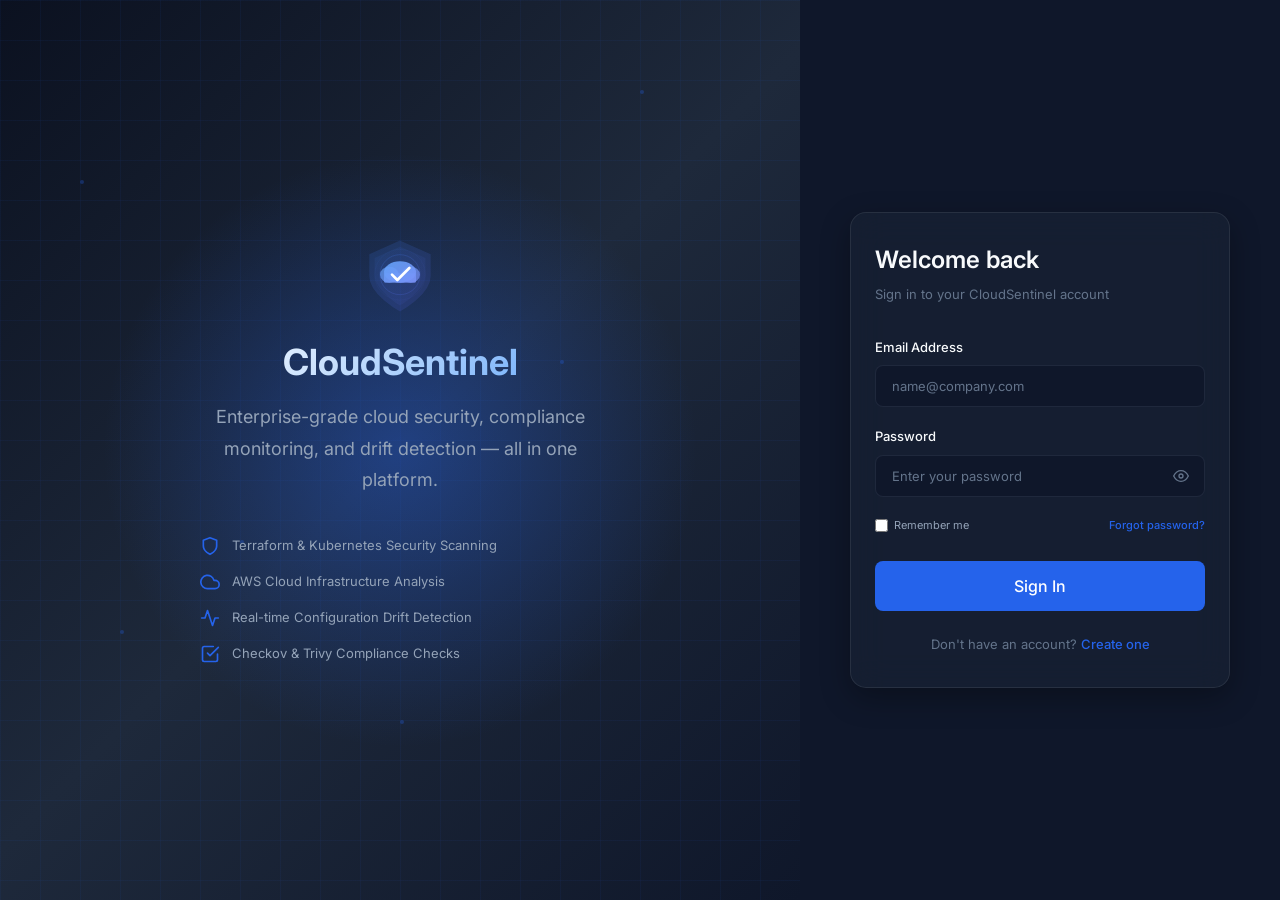
<file: frontend/index.html>
<!DOCTYPE html>
<html lang="en" data-theme="dark">
<head>
  <meta charset="UTF-8">
  <meta name="viewport" content="width=device-width, initial-scale=1.0">
  <meta name="description" content="CloudSentinel - Secure Cloud Compliance, DevSecOps & Drift Detection Platform. Sign in to monitor your cloud security posture.">
  <title>CloudSentinel — Sign In</title>

  <!-- Styles -->
  <link rel="stylesheet" href="css/variables.css">
  <link rel="stylesheet" href="css/base.css">
  <link rel="stylesheet" href="css/components.css">
  <link rel="stylesheet" href="css/pages.css">
  <link rel="stylesheet" href="css/animations.css">

  <!-- Favicon -->
  <link rel="icon" type="image/svg+xml" href="assets/logo.svg">
</head>
<body>
  <div class="auth-page animate-fade-in">
    <!-- Left Branding Panel -->
    <div class="auth-branding">
      <div class="grid-bg"></div>
      <div class="particles">
        <div class="particle"></div>
        <div class="particle"></div>
        <div class="particle"></div>
        <div class="particle"></div>
        <div class="particle"></div>
        <div class="particle"></div>
      </div>
      <div class="auth-branding-content">
        <img src="assets/logo.svg" alt="CloudSentinel Logo" class="auth-logo animate-float">
        <h1>CloudSentinel</h1>
        <p>Enterprise-grade cloud security, compliance monitoring, and drift detection — all in one platform.</p>
        <div class="auth-features">
          <div class="auth-feature">
            <svg class="auth-feature-icon" viewBox="0 0 24 24" fill="none" stroke="currentColor" stroke-width="2" stroke-linecap="round" stroke-linejoin="round"><path d="M12 22s8-4 8-10V5l-8-3-8 3v7c0 6 8 10 8 10z"></path></svg>
            <span>Terraform & Kubernetes Security Scanning</span>
          </div>
          <div class="auth-feature">
            <svg class="auth-feature-icon" viewBox="0 0 24 24" fill="none" stroke="currentColor" stroke-width="2" stroke-linecap="round" stroke-linejoin="round"><path d="M18 10h-1.26A8 8 0 1 0 9 20h9a5 5 0 0 0 0-10z"></path></svg>
            <span>AWS Cloud Infrastructure Analysis</span>
          </div>
          <div class="auth-feature">
            <svg class="auth-feature-icon" viewBox="0 0 24 24" fill="none" stroke="currentColor" stroke-width="2" stroke-linecap="round" stroke-linejoin="round"><polyline points="22 12 18 12 15 21 9 3 6 12 2 12"></polyline></svg>
            <span>Real-time Configuration Drift Detection</span>
          </div>
          <div class="auth-feature">
            <svg class="auth-feature-icon" viewBox="0 0 24 24" fill="none" stroke="currentColor" stroke-width="2" stroke-linecap="round" stroke-linejoin="round"><path d="M9 11l3 3L22 4"></path><path d="M21 12v7a2 2 0 0 1-2 2H5a2 2 0 0 1-2-2V5a2 2 0 0 1 2-2h11"></path></svg>
            <span>Checkov & Trivy Compliance Checks</span>
          </div>
        </div>
      </div>
    </div>

    <!-- Right Auth Form Panel (Glassmorphism layout) -->
    <div class="auth-form-panel">
      <div class="auth-form-container">
        <div class="auth-glass-panel">
          <div class="auth-form-header">
            <h2 id="auth-form-title">Welcome back</h2>
            <p id="auth-form-subtitle" style="font-size: var(--text-sm); margin-top: 4px;">Sign in to your CloudSentinel account</p>
          </div>

          <div id="auth-error" class="form-error hidden" style="margin-bottom: var(--space-4); padding: var(--space-3); background: var(--color-critical-light); color: var(--color-critical); border-radius: var(--radius-md); text-align: center; font-size: var(--text-xs); font-weight: var(--weight-semibold);"></div>

          <form class="auth-form" id="auth-form" autocomplete="off">
            <!-- Username group (visible only in Register mode) -->
            <div class="form-group hidden" id="username-group">
              <label class="form-label" for="auth-username">Username</label>
              <input type="text" class="form-input" id="auth-username" placeholder="Enter your username" autocomplete="username">
            </div>

            <!-- Email group (visible in all modes) -->
            <div class="form-group" id="email-group">
              <label class="form-label" for="auth-email">Email Address</label>
              <input type="email" class="form-input" id="auth-email" placeholder="name@company.com" autocomplete="email" required>
            </div>

            <!-- Password group (visible only in Login & Register) -->
            <div class="form-group" id="password-group">
              <label class="form-label" for="auth-password">Password</label>
              <div class="password-toggle-wrapper">
                <input type="password" class="form-input" id="auth-password" placeholder="Enter your password" autocomplete="current-password" required style="padding-right: 40px;">
                <button type="button" class="password-toggle-btn" id="btn-toggle-password" aria-label="Toggle password visibility">
                  <svg viewBox="0 0 24 24" fill="none" stroke="currentColor" stroke-width="2" width="16" height="16"><path d="M1 12s4-8 11-8 11 8 11 8-4 8-11 8-11-8-11-8z"></path><circle cx="12" cy="12" r="3"></circle></svg>
                </button>
              </div>
            </div>

            <!-- Extra row: Remember & Forgot Password -->
            <div class="auth-form-footer" id="auth-footer-row">
              <label style="display: inline-flex; align-items: center; gap: 6px; cursor: pointer; color: var(--text-secondary);">
                <input type="checkbox" id="auth-remember" style="cursor: pointer;">
                Remember me
              </label>
              <span class="forgot-password-trigger" id="btn-forgot-password">Forgot password?</span>
            </div>

            <button type="submit" class="btn btn-primary btn-lg" id="auth-submit-btn" style="width: 100%;">Sign In</button>
          </form>

          <div class="auth-toggle" id="auth-toggle-text">
            Don't have an account? <a href="#" id="auth-toggle-link">Create one</a>
          </div>
        </div>
      </div>
    </div>
  </div>

  <!-- Scripts -->
  <script src="js/api.js"></script>
  <script src="js/theme.js"></script>
  <script src="js/notifications.js"></script>
  <script src="js/auth.js"></script>
</body>
</html>
</file>
<file: frontend/css/variables.css>
/* ============================================================
   CloudSentinel Design Tokens
   ============================================================ */

:root {
  /* ---- Primary Palette ---- */
  --color-primary: #2563EB;
  --color-primary-hover: #3B82F6;
  --color-primary-light: rgba(37, 99, 235, 0.15);
  --color-primary-glow: rgba(37, 99, 235, 0.4);

  /* ---- Semantic Colors ---- */
  --color-success: #10B981;
  --color-success-light: rgba(16, 185, 129, 0.15);
  --color-warning: #F59E0B;
  --color-warning-light: rgba(245, 158, 11, 0.15);
  --color-critical: #EF4444;
  --color-critical-light: rgba(239, 68, 68, 0.15);
  --color-info: #6366F1;
  --color-info-light: rgba(99, 102, 241, 0.15);

  /* ---- Severity Colors ---- */
  --severity-critical: #EF4444;
  --severity-critical-bg: rgba(239, 68, 68, 0.12);
  --severity-high: #F97316;
  --severity-high-bg: rgba(249, 115, 22, 0.12);
  --severity-medium: #F59E0B;
  --severity-medium-bg: rgba(245, 158, 11, 0.12);
  --severity-low: #10B981;
  --severity-low-bg: rgba(16, 185, 129, 0.12);

  /* ---- Background & Surface (Dark Default) ---- */
  --bg-body: #0F172A;
  --bg-sidebar: #0B1120;
  --bg-topbar: rgba(15, 23, 42, 0.85);
  --bg-card: #1E293B;
  --bg-card-hover: #263548;
  --bg-input: #0F172A;
  --bg-modal-overlay: rgba(0, 0, 0, 0.6);
  --bg-code: #0D1321;
  --bg-table-row-hover: rgba(37, 99, 235, 0.06);
  --bg-table-row-alt: rgba(255, 255, 255, 0.02);
  --bg-skeleton: linear-gradient(90deg, #1E293B 25%, #263548 50%, #1E293B 75%);

  /* ---- Text Colors ---- */
  --text-primary: #F8FAFC;
  --text-secondary: #94A3B8;
  --text-tertiary: #64748B;
  --text-inverse: #0F172A;
  --text-link: #60A5FA;

  /* ---- Border Colors ---- */
  --border-default: rgba(148, 163, 184, 0.12);
  --border-hover: rgba(148, 163, 184, 0.25);
  --border-focus: #2563EB;
  --border-card: rgba(148, 163, 184, 0.08);

  /* ---- Typography ---- */
  --font-family: 'Inter', -apple-system, BlinkMacSystemFont, 'Segoe UI', sans-serif;
  --font-mono: 'JetBrains Mono', 'Fira Code', 'Consolas', monospace;

  --text-xs: 0.6875rem;    /* 11px */
  --text-sm: 0.8125rem;    /* 13px */
  --text-base: 0.875rem;   /* 14px */
  --text-md: 1rem;         /* 16px */
  --text-lg: 1.125rem;     /* 18px */
  --text-xl: 1.25rem;      /* 20px */
  --text-2xl: 1.5rem;      /* 24px */
  --text-3xl: 1.875rem;    /* 30px */
  --text-4xl: 2.25rem;     /* 36px */

  --weight-normal: 400;
  --weight-medium: 500;
  --weight-semibold: 600;
  --weight-bold: 700;

  --leading-tight: 1.25;
  --leading-normal: 1.5;
  --leading-relaxed: 1.75;

  /* ---- Spacing (4px base) ---- */
  --space-1: 0.25rem;   /* 4px */
  --space-2: 0.5rem;    /* 8px */
  --space-3: 0.75rem;   /* 12px */
  --space-4: 1rem;      /* 16px */
  --space-5: 1.25rem;   /* 20px */
  --space-6: 1.5rem;    /* 24px */
  --space-8: 2rem;      /* 32px */
  --space-10: 2.5rem;   /* 40px */
  --space-12: 3rem;     /* 48px */
  --space-16: 4rem;     /* 64px */

  /* ---- Border Radius ---- */
  --radius-sm: 4px;
  --radius-md: 8px;
  --radius-lg: 12px;
  --radius-xl: 16px;
  --radius-2xl: 20px;
  --radius-full: 9999px;

  /* ---- Shadows ---- */
  --shadow-sm: 0 1px 2px rgba(0, 0, 0, 0.3);
  --shadow-md: 0 4px 12px rgba(0, 0, 0, 0.25);
  --shadow-lg: 0 8px 24px rgba(0, 0, 0, 0.3);
  --shadow-xl: 0 16px 48px rgba(0, 0, 0, 0.4);
  --shadow-glow: 0 0 20px rgba(37, 99, 235, 0.3);
  --shadow-card: 0 1px 3px rgba(0, 0, 0, 0.2), 0 0 0 1px rgba(148, 163, 184, 0.06);

  /* ---- Glassmorphism ---- */
  --glass-bg: rgba(30, 41, 59, 0.45);
  --glass-bg-hover: rgba(30, 41, 59, 0.6);
  --glass-border: rgba(255, 255, 255, 0.08);
  --glass-border-hover: rgba(255, 255, 255, 0.15);
  --glass-blur: blur(16px);
  --glass-shadow: 0 8px 32px 0 rgba(0, 0, 0, 0.37);

  /* ---- Z-Index Layers ---- */
  --z-dropdown: 100;
  --z-sticky: 200;
  --z-sidebar: 300;
  --z-topbar: 400;
  --z-modal-overlay: 500;
  --z-modal: 600;
  --z-toast: 700;
  --z-tooltip: 800;

  /* ---- Layout Sizes ---- */
  --sidebar-width: 260px;
  --sidebar-collapsed-width: 72px;
  --topbar-height: 64px;

  /* ---- Transitions ---- */
  --transition-fast: 150ms ease;
  --transition-normal: 250ms ease;
  --transition-slow: 400ms ease;
  --transition-spring: 300ms cubic-bezier(0.34, 1.56, 0.64, 1);
}

/* ============================================================
   Light Theme Overrides
   ============================================================ */
[data-theme="light"] {
  --bg-body: #F1F5F9;
  --bg-sidebar: #FFFFFF;
  --bg-topbar: rgba(255, 255, 255, 0.9);
  --bg-card: #FFFFFF;
  --bg-card-hover: #F8FAFC;
  --bg-input: #F8FAFC;
  --bg-code: #F1F5F9;
  --bg-table-row-hover: rgba(37, 99, 235, 0.04);
  --bg-table-row-alt: rgba(0, 0, 0, 0.02);
  --bg-skeleton: linear-gradient(90deg, #E2E8F0 25%, #F1F5F9 50%, #E2E8F0 75%);

  --text-primary: #0F172A;
  --text-secondary: #475569;
  --text-tertiary: #94A3B8;
  --text-inverse: #F8FAFC;
  --text-link: #2563EB;

  --border-default: rgba(15, 23, 42, 0.1);
  --border-hover: rgba(15, 23, 42, 0.2);
  --border-card: rgba(15, 23, 42, 0.06);

  --shadow-sm: 0 1px 2px rgba(0, 0, 0, 0.06);
  --shadow-md: 0 4px 12px rgba(0, 0, 0, 0.08);
  --shadow-lg: 0 8px 24px rgba(0, 0, 0, 0.1);
  --shadow-xl: 0 16px 48px rgba(0, 0, 0, 0.12);
  --shadow-card: 0 1px 3px rgba(0, 0, 0, 0.06), 0 0 0 1px rgba(0, 0, 0, 0.04);

  /* ---- Glassmorphism Light ---- */
  --glass-bg: rgba(255, 255, 255, 0.45);
  --glass-bg-hover: rgba(255, 255, 255, 0.6);
  --glass-border: rgba(15, 23, 42, 0.08);
  --glass-border-hover: rgba(15, 23, 42, 0.15);
  --glass-shadow: 0 8px 32px 0 rgba(15, 23, 42, 0.06);
}
</file>
<file: frontend/css/base.css>
/* ============================================================
   CloudSentinel Base Styles
   Reset, Typography, Global Utilities
   ============================================================ */

@import url('https://fonts.googleapis.com/css2?family=Inter:wght@300;400;500;600;700;800&display=swap');
@import url('https://fonts.googleapis.com/css2?family=JetBrains+Mono:wght@400;500;600&display=swap');

/* ---- CSS Reset ---- */
*,
*::before,
*::after {
  margin: 0;
  padding: 0;
  box-sizing: border-box;
}

html {
  font-size: 16px;
  scroll-behavior: smooth;
  -webkit-text-size-adjust: 100%;
}

body {
  font-family: var(--font-family);
  font-size: var(--text-base);
  font-weight: var(--weight-normal);
  line-height: var(--leading-normal);
  color: var(--text-primary);
  background-color: var(--bg-body);
  -webkit-font-smoothing: antialiased;
  -moz-osx-font-smoothing: grayscale;
  overflow-x: hidden;
  min-height: 100vh;
}

/* ---- Scrollbar Styling ---- */
::-webkit-scrollbar {
  width: 6px;
  height: 6px;
}

::-webkit-scrollbar-track {
  background: transparent;
}

::-webkit-scrollbar-thumb {
  background: var(--text-tertiary);
  border-radius: var(--radius-full);
}

::-webkit-scrollbar-thumb:hover {
  background: var(--text-secondary);
}

/* Firefox */
* {
  scrollbar-width: thin;
  scrollbar-color: var(--text-tertiary) transparent;
}

/* ---- Accessible Focus Outline ---- */
:focus-visible {
  outline: 2px solid var(--color-primary);
  outline-offset: 2px;
  box-shadow: 0 0 0 4px var(--color-primary-glow) !important;
}

*:focus:not(:focus-visible) {
  outline: none;
}

/* ---- Selection ---- */
::selection {
  background: var(--color-primary);
  color: #FFFFFF;
}

/* ---- Links ---- */
a {
  color: var(--text-link);
  text-decoration: none;
  transition: color var(--transition-fast);
}

a:hover {
  color: var(--color-primary-hover);
}

/* ---- Headings ---- */
h1, h2, h3, h4, h5, h6 {
  font-weight: var(--weight-semibold);
  line-height: var(--leading-tight);
  color: var(--text-primary);
}

h1 { font-size: var(--text-3xl); }
h2 { font-size: var(--text-2xl); }
h3 { font-size: var(--text-xl); }
h4 { font-size: var(--text-lg); }
h5 { font-size: var(--text-md); }
h6 { font-size: var(--text-base); }

/* ---- Paragraphs ---- */
p {
  color: var(--text-secondary);
  line-height: var(--leading-relaxed);
}

/* ---- Lists ---- */
ul, ol {
  list-style: none;
}

/* ---- Images ---- */
img, svg {
  display: block;
  max-width: 100%;
}

/* ---- Code ---- */
code, pre {
  font-family: var(--font-mono);
  font-size: var(--text-sm);
}

pre {
  background: var(--bg-code);
  border: 1px solid var(--border-default);
  border-radius: var(--radius-md);
  padding: var(--space-4);
  overflow-x: auto;
  line-height: var(--leading-relaxed);
}

code {
  background: var(--bg-code);
  padding: 2px 6px;
  border-radius: var(--radius-sm);
  color: var(--color-primary-hover);
}

/* ---- Tables ---- */
table {
  border-collapse: collapse;
  width: 100%;
}

/* ---- Form Elements ---- */
button, input, select, textarea {
  font-family: inherit;
  font-size: inherit;
  color: inherit;
  outline: none;
}

button {
  cursor: pointer;
  border: none;
  background: none;
}

input, textarea, select {
  background: var(--bg-input);
  border: 1px solid var(--border-default);
  border-radius: var(--radius-md);
  padding: var(--space-3) var(--space-4);
  color: var(--text-primary);
  transition: border-color var(--transition-fast), box-shadow var(--transition-fast);
}

input:focus, textarea:focus, select:focus {
  border-color: var(--border-focus);
  box-shadow: 0 0 0 3px var(--color-primary-light);
}

input::placeholder, textarea::placeholder {
  color: var(--text-tertiary);
}

/* ---- Disabled States ---- */
[disabled] {
  opacity: 0.5;
  cursor: not-allowed;
  pointer-events: none;
}

/* ---- Screen Reader Only ---- */
.sr-only {
  position: absolute;
  width: 1px;
  height: 1px;
  padding: 0;
  margin: -1px;
  overflow: hidden;
  clip: rect(0, 0, 0, 0);
  border: 0;
}

/* ---- Utility Classes ---- */
.flex { display: flex; }
.flex-col { flex-direction: column; }
.flex-wrap { flex-wrap: wrap; }
.items-center { align-items: center; }
.items-start { align-items: flex-start; }
.items-end { align-items: flex-end; }
.justify-center { justify-content: center; }
.justify-between { justify-content: space-between; }
.justify-end { justify-content: flex-end; }
.gap-1 { gap: var(--space-1); }
.gap-2 { gap: var(--space-2); }
.gap-3 { gap: var(--space-3); }
.gap-4 { gap: var(--space-4); }
.gap-6 { gap: var(--space-6); }
.gap-8 { gap: var(--space-8); }

.text-center { text-align: center; }
.text-right { text-align: right; }
.text-sm { font-size: var(--text-sm); }
.text-xs { font-size: var(--text-xs); }
.text-md { font-size: var(--text-md); }
.text-lg { font-size: var(--text-lg); }
.text-secondary { color: var(--text-secondary); }
.text-tertiary { color: var(--text-tertiary); }
.font-medium { font-weight: var(--weight-medium); }
.font-semibold { font-weight: var(--weight-semibold); }
.font-bold { font-weight: var(--weight-bold); }

.w-full { width: 100%; }
.h-full { height: 100%; }
.relative { position: relative; }
.overflow-hidden { overflow: hidden; }
.truncate {
  overflow: hidden;
  text-overflow: ellipsis;
  white-space: nowrap;
}

.hidden { display: none !important; }
.visible { visibility: visible; }
.invisible { visibility: hidden; }
.pointer { cursor: pointer; }
</file>
<file: frontend/css/components.css>
/* ============================================================
   CloudSentinel Components
   Cards, Buttons, Badges, Tables, Forms, Modals, Toasts
   ============================================================ */

/* ============================================================
   CARDS
   ============================================================ */
.card {
  background: var(--bg-card);
  border: 1px solid var(--border-card);
  border-radius: var(--radius-lg);
  padding: var(--space-6);
  box-shadow: var(--shadow-card);
  transition: all var(--transition-normal);
}

.card:hover {
  border-color: var(--border-hover);
}

.card-header {
  display: flex;
  align-items: center;
  justify-content: space-between;
  margin-bottom: var(--space-4);
}

.card-title {
  font-size: var(--text-md);
  font-weight: var(--weight-semibold);
}

.card-subtitle {
  font-size: var(--text-sm);
  color: var(--text-tertiary);
}

/* ---- Stat Cards ---- */
.stat-card {
  background: var(--bg-card);
  border: 1px solid var(--border-card);
  border-radius: var(--radius-lg);
  padding: var(--space-5);
  position: relative;
  overflow: hidden;
  transition: all var(--transition-normal);
}

.stat-card::before {
  content: '';
  position: absolute;
  top: 0;
  left: 0;
  right: 0;
  height: 3px;
  border-radius: var(--radius-lg) var(--radius-lg) 0 0;
}

.stat-card.primary::before { background: var(--color-primary); }
.stat-card.success::before { background: var(--color-success); }
.stat-card.warning::before { background: var(--color-warning); }
.stat-card.critical::before { background: var(--color-critical); }

.stat-card:hover {
  transform: translateY(-2px);
  box-shadow: var(--shadow-lg);
  border-color: var(--border-hover);
}

.stat-card-header {
  display: flex;
  align-items: flex-start;
  justify-content: space-between;
  margin-bottom: var(--space-3);
}

.stat-card-icon {
  width: 40px;
  height: 40px;
  border-radius: var(--radius-md);
  display: flex;
  align-items: center;
  justify-content: center;
}

.stat-card-icon.primary { background: var(--color-primary-light); color: var(--color-primary); }
.stat-card-icon.success { background: var(--color-success-light); color: var(--color-success); }
.stat-card-icon.warning { background: var(--color-warning-light); color: var(--color-warning); }
.stat-card-icon.critical { background: var(--color-critical-light); color: var(--color-critical); }

.stat-card-icon svg {
  width: 20px;
  height: 20px;
}

.stat-card-label {
  font-size: var(--text-sm);
  color: var(--text-secondary);
  margin-bottom: var(--space-1);
}

.stat-card-value {
  font-size: var(--text-3xl);
  font-weight: var(--weight-bold);
  line-height: 1;
  margin-bottom: var(--space-2);
}

.stat-card-change {
  display: inline-flex;
  align-items: center;
  gap: var(--space-1);
  font-size: var(--text-xs);
  font-weight: var(--weight-medium);
  padding: 2px 8px;
  border-radius: var(--radius-full);
}

.stat-card-change.up {
  background: var(--color-success-light);
  color: var(--color-success);
}

.stat-card-change.down {
  background: var(--color-critical-light);
  color: var(--color-critical);
}

/* ============================================================
   BUTTONS
   ============================================================ */
.btn {
  display: inline-flex;
  align-items: center;
  justify-content: center;
  gap: var(--space-2);
  padding: var(--space-2) var(--space-4);
  font-size: var(--text-sm);
  font-weight: var(--weight-medium);
  border-radius: var(--radius-md);
  transition: all var(--transition-fast);
  white-space: nowrap;
  cursor: pointer;
  border: 1px solid transparent;
  line-height: 1.5;
}

.btn svg {
  width: 16px;
  height: 16px;
}

.btn-primary {
  background: var(--color-primary);
  color: #FFFFFF;
}

.btn-primary:hover {
  background: var(--color-primary-hover);
  box-shadow: var(--shadow-glow);
}

.btn-secondary {
  background: var(--bg-card);
  color: var(--text-primary);
  border-color: var(--border-default);
}

.btn-secondary:hover {
  background: var(--bg-card-hover);
  border-color: var(--border-hover);
}

.btn-danger {
  background: var(--color-critical);
  color: #FFFFFF;
}

.btn-danger:hover {
  background: #DC2626;
}

.btn-ghost {
  color: var(--text-secondary);
}

.btn-ghost:hover {
  background: var(--bg-card);
  color: var(--text-primary);
}

.btn-success {
  background: var(--color-success);
  color: #FFFFFF;
}

.btn-success:hover {
  background: #059669;
}

.btn-sm {
  padding: var(--space-1) var(--space-3);
  font-size: var(--text-xs);
}

.btn-lg {
  padding: var(--space-3) var(--space-6);
  font-size: var(--text-md);
}

.btn-icon {
  width: 36px;
  height: 36px;
  padding: 0;
}

.btn-loading {
  position: relative;
  color: transparent !important;
  pointer-events: none;
}

.btn-loading::after {
  content: '';
  position: absolute;
  width: 16px;
  height: 16px;
  border: 2px solid rgba(255, 255, 255, 0.3);
  border-top-color: #FFFFFF;
  border-radius: 50%;
  animation: spin 0.6s linear infinite;
}

/* ============================================================
   BADGES
   ============================================================ */
.badge {
  display: inline-flex;
  align-items: center;
  gap: var(--space-1);
  padding: 3px 10px;
  font-size: var(--text-xs);
  font-weight: var(--weight-semibold);
  border-radius: var(--radius-full);
  text-transform: uppercase;
  letter-spacing: 0.03em;
  line-height: 1.4;
}

.badge-critical {
  background: var(--severity-critical-bg);
  color: var(--severity-critical);
}

.badge-high {
  background: var(--severity-high-bg);
  color: var(--severity-high);
}

.badge-medium {
  background: var(--severity-medium-bg);
  color: var(--severity-medium);
}

.badge-low {
  background: var(--severity-low-bg);
  color: var(--severity-low);
}

.badge-info {
  background: var(--color-info-light);
  color: var(--color-info);
}

.badge-success {
  background: var(--color-success-light);
  color: var(--color-success);
}

.badge-dot::before {
  content: '';
  width: 6px;
  height: 6px;
  border-radius: 50%;
  background: currentColor;
}

/* ============================================================
   TABLES
   ============================================================ */
.table-container {
  background: var(--bg-card);
  border: 1px solid var(--border-card);
  border-radius: var(--radius-lg);
  overflow-x: auto;
  -webkit-overflow-scrolling: touch;
}

.table-header {
  display: flex;
  align-items: center;
  justify-content: space-between;
  padding: var(--space-4) var(--space-5);
  border-bottom: 1px solid var(--border-default);
}

.table-title {
  font-size: var(--text-md);
  font-weight: var(--weight-semibold);
}

.table-actions {
  display: flex;
  align-items: center;
  gap: var(--space-2);
}

.data-table {
  width: 100%;
  border-spacing: 0;
}

.data-table th {
  padding: var(--space-3) var(--space-5);
  text-align: left;
  font-size: var(--text-xs);
  font-weight: var(--weight-bold);
  color: var(--text-tertiary);
  text-transform: uppercase;
  letter-spacing: 0.06em;
  border-bottom: 1px solid var(--border-default);
  background: var(--bg-card);
  position: sticky;
  top: 0;
  z-index: 10;
  white-space: nowrap;
  cursor: default;
  user-select: none;
}

.data-table th.sortable {
  cursor: pointer;
  position: relative;
  padding-right: var(--space-6);
}

.data-table th.sortable::after {
  content: '↕';
  position: absolute;
  right: 12px;
  top: 50%;
  transform: translateY(-50%);
  opacity: 0.3;
  font-size: 10px;
  transition: opacity var(--transition-fast), color var(--transition-fast);
}

.data-table th.sortable:hover::after {
  opacity: 0.8;
  color: var(--color-primary);
}

.data-table th.sortable.asc::after {
  content: '▲';
  opacity: 1;
  color: var(--color-primary);
}

.data-table th.sortable.desc::after {
  content: '▼';
  opacity: 1;
  color: var(--color-primary);
}

.data-table td {
  padding: var(--space-3) var(--space-5);
  font-size: var(--text-sm);
  color: var(--text-secondary);
  border-bottom: 1px solid var(--border-default);
  vertical-align: middle;
  transition: color var(--transition-fast);
}

.data-table tr:last-child td {
  border-bottom: none;
}

.data-table tbody tr {
  transition: background var(--transition-fast), border-left-color var(--transition-fast);
  border-left: 3px solid transparent;
}

.data-table tbody tr:hover {
  background: var(--bg-table-row-hover);
  border-left-color: var(--color-primary);
}

.data-table tbody tr:hover td {
  color: var(--text-primary);
}

.data-table tbody tr:nth-child(even) {
  background: var(--bg-table-row-alt);
}

.data-table tbody tr:nth-child(even):hover {
  background: var(--bg-table-row-hover);
  border-left-color: var(--color-primary);
}

.table-footer {
  display: flex;
  align-items: center;
  justify-content: space-between;
  padding: var(--space-3) var(--space-5);
  border-top: 1px solid var(--border-default);
  font-size: var(--text-sm);
  color: var(--text-tertiary);
}

.table-empty {
  padding: var(--space-16) var(--space-6);
  text-align: center;
  color: var(--text-tertiary);
}

.table-empty-icon {
  width: 48px;
  height: 48px;
  margin: 0 auto var(--space-4);
  opacity: 0.3;
}

/* ============================================================
   FORMS
   ============================================================ */
.form-group {
  margin-bottom: var(--space-5);
}

.form-label {
  display: block;
  font-size: var(--text-sm);
  font-weight: var(--weight-medium);
  color: var(--text-primary);
  margin-bottom: var(--space-2);
}

.form-input {
  width: 100%;
  padding: var(--space-3) var(--space-4);
  background: var(--bg-input);
  border: 1px solid var(--border-default);
  border-radius: var(--radius-md);
  color: var(--text-primary);
  font-size: var(--text-sm);
  transition: all var(--transition-fast);
}

.form-input:focus {
  border-color: var(--border-focus);
  box-shadow: 0 0 0 3px var(--color-primary-light);
}

.form-input.error {
  border-color: var(--color-critical);
  box-shadow: 0 0 0 3px var(--color-critical-light);
}

.form-error {
  font-size: var(--text-xs);
  color: var(--color-critical);
  margin-top: var(--space-1);
}

.form-hint {
  font-size: var(--text-xs);
  color: var(--text-tertiary);
  margin-top: var(--space-1);
}

.form-textarea {
  width: 100%;
  min-height: 120px;
  resize: vertical;
  padding: var(--space-3) var(--space-4);
  background: var(--bg-input);
  border: 1px solid var(--border-default);
  border-radius: var(--radius-md);
  color: var(--text-primary);
  font-family: var(--font-mono);
  font-size: var(--text-sm);
  line-height: var(--leading-relaxed);
  transition: all var(--transition-fast);
}

.form-textarea:focus {
  border-color: var(--border-focus);
  box-shadow: 0 0 0 3px var(--color-primary-light);
}

.form-select {
  width: 100%;
  padding: var(--space-3) var(--space-4);
  background: var(--bg-input);
  border: 1px solid var(--border-default);
  border-radius: var(--radius-md);
  color: var(--text-primary);
  font-size: var(--text-sm);
  cursor: pointer;
  appearance: none;
  background-image: url("data:image/svg+xml,%3Csvg xmlns='http://www.w3.org/2000/svg' width='12' height='12' viewBox='0 0 24 24' fill='none' stroke='%2394A3B8' stroke-width='2' stroke-linecap='round' stroke-linejoin='round'%3E%3Cpath d='M6 9l6 6 6-6'/%3E%3C/svg%3E");
  background-repeat: no-repeat;
  background-position: right 12px center;
}

/* ---- File Upload Zone ---- */
.upload-zone {
  border: 2px dashed var(--border-default);
  border-radius: var(--radius-lg);
  padding: var(--space-10);
  text-align: center;
  cursor: pointer;
  transition: all var(--transition-fast);
}

.upload-zone:hover,
.upload-zone.dragover {
  border-color: var(--color-primary);
  background: var(--color-primary-light);
}

.upload-zone-icon {
  width: 48px;
  height: 48px;
  margin: 0 auto var(--space-3);
  color: var(--text-tertiary);
}

.upload-zone-title {
  font-size: var(--text-md);
  font-weight: var(--weight-medium);
  margin-bottom: var(--space-1);
}

.upload-zone-subtitle {
  font-size: var(--text-sm);
  color: var(--text-tertiary);
}

/* ============================================================
   MODALS
   ============================================================ */
.modal-overlay {
  position: fixed;
  top: 0;
  left: 0;
  right: 0;
  bottom: 0;
  background: var(--bg-modal-overlay);
  backdrop-filter: blur(4px);
  display: flex;
  align-items: center;
  justify-content: center;
  z-index: var(--z-modal-overlay);
  opacity: 0;
  visibility: hidden;
  transition: all var(--transition-fast);
}

.modal-overlay.open {
  opacity: 1;
  visibility: visible;
}

.modal {
  background: var(--bg-card);
  border: 1px solid var(--border-default);
  border-radius: var(--radius-xl);
  box-shadow: var(--shadow-xl);
  width: 90%;
  max-width: 560px;
  max-height: 85vh;
  overflow: hidden;
  display: flex;
  flex-direction: column;
  transform: scale(0.95) translateY(10px);
  transition: transform var(--transition-spring);
}

.modal-overlay.open .modal {
  transform: scale(1) translateY(0);
}

.modal-header {
  display: flex;
  align-items: center;
  justify-content: space-between;
  padding: var(--space-5) var(--space-6);
  border-bottom: 1px solid var(--border-default);
}

.modal-title {
  font-size: var(--text-lg);
  font-weight: var(--weight-semibold);
}

.modal-close {
  width: 32px;
  height: 32px;
  display: flex;
  align-items: center;
  justify-content: center;
  border-radius: var(--radius-md);
  color: var(--text-tertiary);
  cursor: pointer;
  transition: all var(--transition-fast);
}

.modal-close:hover {
  background: var(--bg-body);
  color: var(--text-primary);
}

.modal-body {
  padding: var(--space-6);
  overflow-y: auto;
}

.modal-footer {
  display: flex;
  align-items: center;
  justify-content: flex-end;
  gap: var(--space-3);
  padding: var(--space-4) var(--space-6);
  border-top: 1px solid var(--border-default);
}

/* ============================================================
   TOASTS
   ============================================================ */
.toast-container {
  position: fixed;
  top: calc(var(--topbar-height) + var(--space-4));
  right: var(--space-4);
  display: flex;
  flex-direction: column;
  gap: var(--space-3);
  z-index: var(--z-toast);
  pointer-events: none;
}

.toast {
  display: flex;
  align-items: flex-start;
  gap: var(--space-3);
  padding: var(--space-4) var(--space-5);
  background: var(--bg-card);
  border: 1px solid var(--border-default);
  border-radius: var(--radius-lg);
  box-shadow: var(--shadow-lg);
  min-width: 320px;
  max-width: 420px;
  pointer-events: all;
  animation: toastSlideIn 0.3s var(--transition-spring) forwards;
}

.toast.removing {
  animation: toastSlideOut 0.25s ease forwards;
}

.toast-icon {
  width: 20px;
  height: 20px;
  flex-shrink: 0;
  margin-top: 1px;
}

.toast.success { border-left: 3px solid var(--color-success); }
.toast.success .toast-icon { color: var(--color-success); }

.toast.error { border-left: 3px solid var(--color-critical); }
.toast.error .toast-icon { color: var(--color-critical); }

.toast.warning { border-left: 3px solid var(--color-warning); }
.toast.warning .toast-icon { color: var(--color-warning); }

.toast.info { border-left: 3px solid var(--color-info); }
.toast.info .toast-icon { color: var(--color-info); }

.toast-content { flex: 1; }

.toast-title {
  font-size: var(--text-sm);
  font-weight: var(--weight-semibold);
  margin-bottom: 2px;
}

.toast-message {
  font-size: var(--text-xs);
  color: var(--text-secondary);
}

.toast-close {
  width: 20px;
  height: 20px;
  display: flex;
  align-items: center;
  justify-content: center;
  color: var(--text-tertiary);
  cursor: pointer;
  flex-shrink: 0;
  border-radius: var(--radius-sm);
  transition: all var(--transition-fast);
}

.toast-close:hover {
  color: var(--text-primary);
  background: var(--bg-body);
}

/* ============================================================
   PROGRESS BAR
   ============================================================ */
.progress-bar {
  width: 100%;
  height: 8px;
  background: var(--bg-body);
  border-radius: var(--radius-full);
  overflow: hidden;
}

.progress-bar-fill {
  height: 100%;
  border-radius: var(--radius-full);
  background: linear-gradient(90deg, var(--color-primary), #6366F1);
  transition: width var(--transition-slow);
}

.progress-bar-fill.success { background: linear-gradient(90deg, var(--color-success), #34D399); }
.progress-bar-fill.warning { background: linear-gradient(90deg, var(--color-warning), #FBBF24); }
.progress-bar-fill.critical { background: linear-gradient(90deg, var(--color-critical), #F87171); }

/* ============================================================
   SKELETON LOADERS
   ============================================================ */
.skeleton {
  background: var(--bg-skeleton);
  background-size: 200% 100%;
  animation: shimmer 1.5s infinite;
  border-radius: var(--radius-md);
}

.skeleton-text {
  height: 14px;
  margin-bottom: var(--space-2);
}

.skeleton-title {
  height: 24px;
  width: 60%;
  margin-bottom: var(--space-3);
}

.skeleton-card {
  height: 120px;
}

.skeleton-circle {
  border-radius: var(--radius-full);
}

/* ============================================================
   TABS
   ============================================================ */
.tabs {
  display: flex;
  border-bottom: 1px solid var(--border-default);
  margin-bottom: var(--space-6);
  gap: var(--space-1);
}

.tab {
  padding: var(--space-3) var(--space-5);
  font-size: var(--text-sm);
  font-weight: var(--weight-medium);
  color: var(--text-tertiary);
  cursor: pointer;
  border-bottom: 2px solid transparent;
  transition: all var(--transition-fast);
  white-space: nowrap;
}

.tab:hover {
  color: var(--text-secondary);
}

.tab.active {
  color: var(--color-primary);
  border-bottom-color: var(--color-primary);
}

.tab-panel {
  display: none;
}

.tab-panel.active {
  display: block;
  animation: fadeIn 0.3s ease;
}

/* ============================================================
   TOOLTIPS
   ============================================================ */
[data-tooltip] {
  position: relative;
}

[data-tooltip]::after {
  content: attr(data-tooltip);
  position: absolute;
  bottom: calc(100% + 8px);
  left: 50%;
  transform: translateX(-50%);
  padding: var(--space-1) var(--space-3);
  background: var(--text-primary);
  color: var(--text-inverse);
  font-size: var(--text-xs);
  font-weight: var(--weight-medium);
  border-radius: var(--radius-sm);
  white-space: nowrap;
  opacity: 0;
  visibility: hidden;
  transition: all var(--transition-fast);
  z-index: var(--z-tooltip);
  pointer-events: none;
}

[data-tooltip]:hover::after {
  opacity: 1;
  visibility: visible;
}

/* ============================================================
   EMPTY STATE
   ============================================================ */
.empty-state {
  padding: var(--space-16);
  text-align: center;
}

.empty-state-icon {
  width: 64px;
  height: 64px;
  margin: 0 auto var(--space-4);
  color: var(--text-tertiary);
  opacity: 0.4;
}

.empty-state-title {
  font-size: var(--text-lg);
  font-weight: var(--weight-semibold);
  margin-bottom: var(--space-2);
}

.empty-state-text {
  font-size: var(--text-sm);
  color: var(--text-tertiary);
  max-width: 400px;
  margin: 0 auto var(--space-6);
}

/* ============================================================
   FILTER BAR
   ============================================================ */
.filter-bar {
  display: flex;
  align-items: center;
  gap: var(--space-3);
  padding: var(--space-4) var(--space-5);
  border-bottom: 1px solid var(--border-default);
  flex-wrap: wrap;
}

.filter-chip {
  display: inline-flex;
  align-items: center;
  gap: var(--space-2);
  padding: var(--space-1) var(--space-3);
  font-size: var(--text-xs);
  font-weight: var(--weight-medium);
  border: 1px solid var(--border-default);
  border-radius: var(--radius-full);
  cursor: pointer;
  color: var(--text-secondary);
  transition: all var(--transition-fast);
}

.filter-chip:hover {
  border-color: var(--border-hover);
  color: var(--text-primary);
}

.filter-chip.active {
  background: var(--color-primary-light);
  border-color: var(--color-primary);
  color: var(--color-primary);
}

.filter-search {
  padding: var(--space-2) var(--space-3);
  padding-left: 36px;
  background: var(--bg-input);
  border: 1px solid var(--border-default);
  border-radius: var(--radius-md);
  font-size: var(--text-sm);
  color: var(--text-primary);
  min-width: 220px;
  transition: all var(--transition-fast);
}

.filter-search:focus {
  border-color: var(--border-focus);
  box-shadow: 0 0 0 3px var(--color-primary-light);
}
</file>
<file: frontend/css/pages.css>
/* ============================================================
   CloudSentinel Page-Specific Styles
   ============================================================ */

/* ============================================================
   LOGIN / REGISTER PAGE
   ============================================================ */
.auth-page {
  display: flex;
  min-height: 100vh;
}

.auth-branding {
  flex: 1;
  display: flex;
  flex-direction: column;
  align-items: center;
  justify-content: center;
  background: linear-gradient(135deg, #0B1120 0%, #1E293B 50%, #0F172A 100%);
  position: relative;
  overflow: hidden;
  padding: var(--space-8);
}

.auth-branding::before {
  content: '';
  position: absolute;
  width: 600px;
  height: 600px;
  background: radial-gradient(circle, var(--color-primary-glow) 0%, transparent 70%);
  top: 50%;
  left: 50%;
  transform: translate(-50%, -50%);
  animation: glowPulse 4s ease-in-out infinite;
}

.auth-branding-content {
  position: relative;
  text-align: center;
  z-index: 1;
}

.auth-logo {
  width: 80px;
  height: 80px;
  margin: 0 auto var(--space-6);
}

.auth-branding h1 {
  font-size: var(--text-4xl);
  font-weight: var(--weight-bold);
  margin-bottom: var(--space-4);
  background: linear-gradient(135deg, #FFFFFF, #60A5FA);
  -webkit-background-clip: text;
  -webkit-text-fill-color: transparent;
  background-clip: text;
}

.auth-branding p {
  font-size: var(--text-lg);
  color: var(--text-secondary);
  max-width: 400px;
  line-height: var(--leading-relaxed);
}

.auth-features {
  margin-top: var(--space-10);
  display: flex;
  flex-direction: column;
  gap: var(--space-4);
  position: relative;
  z-index: 1;
}

.auth-feature {
  display: flex;
  align-items: center;
  gap: var(--space-3);
  color: var(--text-secondary);
  font-size: var(--text-sm);
}

.auth-feature-icon {
  width: 20px;
  height: 20px;
  color: var(--color-primary);
  flex-shrink: 0;
}

/* ---- Auth Form Panel ---- */
.auth-form-panel {
  width: 480px;
  display: flex;
  flex-direction: column;
  align-items: center;
  justify-content: center;
  padding: var(--space-10);
  background: var(--bg-body);
}

.auth-form-container {
  width: 100%;
  max-width: 380px;
}

.auth-form-header {
  margin-bottom: var(--space-8);
}

.auth-form-header h2 {
  font-size: var(--text-2xl);
  margin-bottom: var(--space-2);
}

.auth-form-header p {
  color: var(--text-tertiary);
}

.auth-form .form-group {
  margin-bottom: var(--space-5);
}

.auth-form .form-input {
  padding: var(--space-3) var(--space-4);
}

.auth-form .btn {
  width: 100%;
  padding: var(--space-3);
  font-size: var(--text-md);
  margin-top: var(--space-2);
}

.auth-toggle {
  text-align: center;
  margin-top: var(--space-6);
  font-size: var(--text-sm);
  color: var(--text-tertiary);
}

.auth-toggle a {
  color: var(--color-primary);
  font-weight: var(--weight-medium);
  cursor: pointer;
}

.auth-toggle a:hover {
  text-decoration: underline;
}

.auth-divider {
  display: flex;
  align-items: center;
  gap: var(--space-4);
  margin: var(--space-6) 0;
  color: var(--text-tertiary);
  font-size: var(--text-xs);
}

.auth-divider::before,
.auth-divider::after {
  content: '';
  flex: 1;
  height: 1px;
  background: var(--border-default);
}

/* ---- Animated Background Grid ---- */
.grid-bg {
  position: absolute;
  top: 0;
  left: 0;
  right: 0;
  bottom: 0;
  background-image:
    linear-gradient(rgba(37, 99, 235, 0.06) 1px, transparent 1px),
    linear-gradient(90deg, rgba(37, 99, 235, 0.06) 1px, transparent 1px);
  background-size: 40px 40px;
  z-index: 0;
}

/* ---- Floating Particles ---- */
.particles {
  position: absolute;
  top: 0;
  left: 0;
  right: 0;
  bottom: 0;
  z-index: 0;
  overflow: hidden;
}

.particle {
  position: absolute;
  width: 4px;
  height: 4px;
  background: var(--color-primary);
  border-radius: 50%;
  opacity: 0.3;
  animation: float 6s ease-in-out infinite;
}

.particle:nth-child(1) { top: 20%; left: 10%; animation-delay: 0s; }
.particle:nth-child(2) { top: 60%; left: 30%; animation-delay: 1s; }
.particle:nth-child(3) { top: 40%; left: 70%; animation-delay: 2s; }
.particle:nth-child(4) { top: 80%; left: 50%; animation-delay: 3s; }
.particle:nth-child(5) { top: 10%; left: 80%; animation-delay: 4s; }
.particle:nth-child(6) { top: 70%; left: 15%; animation-delay: 5s; }

@media (max-width: 768px) {
  .auth-page { flex-direction: column; }
  .auth-branding { display: none; }
  .auth-form-panel {
    width: 100%;
    padding: var(--space-6);
  }
}

/* ============================================================
   DASHBOARD PAGE
   ============================================================ */
.dashboard-stats {
  display: grid;
  grid-template-columns: repeat(4, 1fr);
  gap: var(--space-5);
  margin-bottom: var(--space-6);
}

.dashboard-charts {
  display: grid;
  grid-template-columns: 1fr 1fr;
  gap: var(--space-6);
  margin-bottom: var(--space-6);
}

.chart-card {
  background: var(--bg-card);
  border: 1px solid var(--border-card);
  border-radius: var(--radius-lg);
  padding: var(--space-5);
}

.chart-card-header {
  display: flex;
  align-items: center;
  justify-content: space-between;
  margin-bottom: var(--space-4);
}

.chart-card-title {
  font-size: var(--text-md);
  font-weight: var(--weight-semibold);
}

.chart-wrapper {
  position: relative;
  height: 280px;
}

.quick-actions {
  display: grid;
  grid-template-columns: repeat(4, 1fr);
  gap: var(--space-4);
  margin-bottom: var(--space-6);
}

.quick-action-card {
  background: var(--bg-card);
  border: 1px solid var(--border-card);
  border-radius: var(--radius-lg);
  padding: var(--space-5);
  cursor: pointer;
  transition: all var(--transition-normal);
  text-align: center;
}

.quick-action-card:hover {
  border-color: var(--color-primary);
  background: var(--color-primary-light);
  transform: translateY(-2px);
}

.quick-action-icon {
  width: 40px;
  height: 40px;
  margin: 0 auto var(--space-3);
  background: var(--color-primary-light);
  border-radius: var(--radius-md);
  display: flex;
  align-items: center;
  justify-content: center;
  color: var(--color-primary);
}

.quick-action-icon svg {
  width: 20px;
  height: 20px;
}

.quick-action-title {
  font-size: var(--text-sm);
  font-weight: var(--weight-medium);
  margin-bottom: var(--space-1);
}

.quick-action-desc {
  font-size: var(--text-xs);
  color: var(--text-tertiary);
}

@media (max-width: 1024px) {
  .dashboard-stats { grid-template-columns: repeat(2, 1fr); }
  .dashboard-charts { grid-template-columns: 1fr; }
  .quick-actions { grid-template-columns: repeat(2, 1fr); }
}

@media (max-width: 768px) {
  .dashboard-stats { grid-template-columns: 1fr; }
  .quick-actions { grid-template-columns: 1fr; }
}

/* ============================================================
   DRIFT PAGE
   ============================================================ */
.drift-editor-container {
  display: grid;
  grid-template-columns: 1fr 1fr;
  gap: var(--space-4);
  margin-bottom: var(--space-6);
}

.drift-editor {
  background: var(--bg-card);
  border: 1px solid var(--border-card);
  border-radius: var(--radius-lg);
  overflow: hidden;
}

.drift-editor-header {
  display: flex;
  align-items: center;
  justify-content: space-between;
  padding: var(--space-3) var(--space-4);
  background: var(--bg-body);
  border-bottom: 1px solid var(--border-default);
  font-size: var(--text-sm);
  font-weight: var(--weight-medium);
}

.drift-editor textarea {
  width: 100%;
  min-height: 300px;
  padding: var(--space-4);
  background: var(--bg-card);
  border: none;
  color: var(--text-primary);
  font-family: var(--font-mono);
  font-size: var(--text-sm);
  line-height: var(--leading-relaxed);
  resize: vertical;
}

.drift-editor textarea:focus {
  outline: none;
}

.drift-controls {
  display: flex;
  align-items: center;
  justify-content: center;
  gap: var(--space-4);
  margin-bottom: var(--space-6);
}

@media (max-width: 768px) {
  .drift-editor-container {
    grid-template-columns: 1fr;
  }
}

/* ============================================================
   AWS SCAN PAGE
   ============================================================ */
.aws-results-grid {
  display: grid;
  grid-template-columns: repeat(auto-fill, minmax(350px, 1fr));
  gap: var(--space-5);
}

.aws-finding-card {
  background: var(--bg-card);
  border: 1px solid var(--border-card);
  border-radius: var(--radius-lg);
  padding: var(--space-5);
  transition: all var(--transition-normal);
}

.aws-finding-card:hover {
  border-color: var(--border-hover);
  transform: translateY(-1px);
}

.aws-finding-header {
  display: flex;
  align-items: flex-start;
  justify-content: space-between;
  margin-bottom: var(--space-3);
}

.aws-finding-resource {
  font-size: var(--text-md);
  font-weight: var(--weight-semibold);
  margin-bottom: var(--space-1);
}

.aws-finding-desc {
  font-size: var(--text-sm);
  color: var(--text-secondary);
  margin-bottom: var(--space-3);
}

.aws-finding-remediation {
  font-size: var(--text-xs);
  color: var(--text-tertiary);
  padding: var(--space-3);
  background: var(--bg-body);
  border-radius: var(--radius-md);
  border-left: 3px solid var(--color-info);
}

.aws-finding-remediation strong {
  color: var(--text-secondary);
  display: block;
  margin-bottom: var(--space-1);
}

/* ============================================================
   COMPLIANCE PAGE
   ============================================================ */
.compliance-results {
  display: flex;
  flex-direction: column;
  gap: var(--space-4);
}

.compliance-check {
  display: flex;
  align-items: center;
  gap: var(--space-4);
  padding: var(--space-4) var(--space-5);
  background: var(--bg-card);
  border: 1px solid var(--border-card);
  border-radius: var(--radius-md);
  transition: all var(--transition-fast);
}

.compliance-check:hover {
  border-color: var(--border-hover);
}

.compliance-check-status {
  width: 32px;
  height: 32px;
  border-radius: var(--radius-full);
  display: flex;
  align-items: center;
  justify-content: center;
  flex-shrink: 0;
}

.compliance-check-status.passed {
  background: var(--color-success-light);
  color: var(--color-success);
}

.compliance-check-status.failed {
  background: var(--color-critical-light);
  color: var(--color-critical);
}

.compliance-check-info {
  flex: 1;
}

.compliance-check-name {
  font-size: var(--text-sm);
  font-weight: var(--weight-medium);
}

.compliance-check-id {
  font-size: var(--text-xs);
  color: var(--text-tertiary);
  font-family: var(--font-mono);
}

.compliance-summary {
  display: grid;
  grid-template-columns: repeat(3, 1fr);
  gap: var(--space-4);
  margin-bottom: var(--space-6);
}

.compliance-summary-item {
  background: var(--bg-card);
  border: 1px solid var(--border-card);
  border-radius: var(--radius-lg);
  padding: var(--space-5);
  text-align: center;
}

.compliance-summary-value {
  font-size: var(--text-3xl);
  font-weight: var(--weight-bold);
}

.compliance-summary-label {
  font-size: var(--text-sm);
  color: var(--text-tertiary);
  margin-top: var(--space-1);
}

@media (max-width: 768px) {
  .compliance-summary { grid-template-columns: 1fr; }
}

/* ============================================================
   SCAN DETAIL MODAL
   ============================================================ */
.scan-result-json {
  background: var(--bg-code);
  border: 1px solid var(--border-default);
  border-radius: var(--radius-md);
  padding: var(--space-4);
  max-height: 400px;
  overflow: auto;
  font-family: var(--font-mono);
  font-size: var(--text-sm);
  line-height: var(--leading-relaxed);
  white-space: pre-wrap;
  word-break: break-word;
}

/* ============================================================
   STATUS INDICATOR
   ============================================================ */
.status-dot {
  display: inline-flex;
  align-items: center;
  gap: var(--space-2);
  font-size: var(--text-sm);
}

.status-dot::before {
  content: '';
  width: 8px;
  height: 8px;
  border-radius: 50%;
}

.status-dot.online::before { background: var(--color-success); box-shadow: 0 0 6px var(--color-success); }
.status-dot.offline::before { background: var(--text-tertiary); }
.status-dot.scanning::before { background: var(--color-warning); animation: pulse 1.5s infinite; }

/* ============================================================
   EXECUTIVE SOC DASHBOARD STYLES
   ============================================================ */
.executive-score-container {
  display: flex;
  align-items: center;
  gap: var(--space-3);
  margin-top: var(--space-2);
}

.score-radial-progress {
  width: 48px;
  height: 48px;
  border-radius: 50%;
  background: radial-gradient(closest-side, var(--bg-card) 79%, transparent 80% 100%),
              conic-gradient(var(--score-color, var(--color-primary)) var(--score-percent, 0%), var(--border-default) 0);
  display: flex;
  align-items: center;
  justify-content: center;
  font-weight: var(--weight-bold);
  font-size: var(--text-sm);
  color: var(--text-primary);
  box-shadow: 0 0 10px rgba(0, 0, 0, 0.2);
}

.pulsing-alert-glow {
  animation: criticalGlowPulse 2s infinite alternate;
}

@keyframes criticalGlowPulse {
  0% {
    box-shadow: 0 0 5px rgba(239, 68, 68, 0.2), inset 0 0 5px rgba(239, 68, 68, 0.1);
    border-color: var(--color-critical-light);
  }
  100% {
    box-shadow: 0 0 15px rgba(239, 68, 68, 0.6), inset 0 0 10px rgba(239, 68, 68, 0.3);
    border-color: var(--color-critical);
  }
}

.metric-control-panel {
  background: var(--bg-card);
  border: 1px solid var(--border-card);
  border-radius: var(--radius-lg);
  padding: var(--space-5);
  margin-bottom: var(--space-6);
}

.control-sliders-grid {
  display: grid;
  grid-template-columns: repeat(auto-fill, minmax(200px, 1fr));
  gap: var(--space-4);
  margin-top: var(--space-4);
}

.slider-group {
  display: flex;
  flex-direction: column;
  gap: var(--space-2);
}

.slider-group label {
  font-size: var(--text-xs);
  font-weight: var(--weight-semibold);
  color: var(--text-secondary);
  display: flex;
  justify-content: space-between;
}

.slider-group input[type="range"] {
  -webkit-appearance: none;
  width: 100%;
  height: 6px;
  border-radius: var(--radius-full);
  background: var(--border-default);
  outline: none;
}

.slider-group input[type="range"]::-webkit-slider-thumb {
  -webkit-appearance: none;
  width: 16px;
  height: 16px;
  border-radius: 50%;
  background: var(--color-primary);
  cursor: pointer;
  box-shadow: 0 0 6px var(--color-primary-glow);
  transition: transform var(--transition-fast);
}

.slider-group input[type="range"]::-webkit-slider-thumb:hover {
  transform: scale(1.2);
}

.chart-grid-three {
  display: grid;
  grid-template-columns: 1.2fr 1fr 1fr;
  gap: var(--space-6);
  margin-bottom: var(--space-6);
}

@media (max-width: 1200px) {
  .chart-grid-three {
    grid-template-columns: 1fr;
  }
}

/* ============================================================
   SOC THREAT HUNTING EXPLORER STYLES
   ============================================================ */
.findings-explorer-grid {
  display: grid;
  grid-template-columns: repeat(auto-fill, minmax(320px, 1fr));
  gap: var(--space-5);
  margin-top: var(--space-4);
}

.analyst-card {
  background: var(--bg-card);
  border: 1px solid var(--border-card);
  border-radius: var(--radius-lg);
  padding: var(--space-5);
  display: flex;
  flex-direction: column;
  justify-content: space-between;
  position: relative;
  overflow: hidden;
  transition: all var(--transition-normal);
  cursor: pointer;
}

/* Severity themed subtle left border and shadow glow on hover */
.analyst-card::before {
  content: '';
  position: absolute;
  top: 0;
  left: 0;
  bottom: 0;
  width: 4px;
  background: var(--sev-color, var(--text-tertiary));
}

.analyst-card:hover {
  transform: translateY(-2px);
  border-color: var(--sev-color, var(--border-hover));
  box-shadow: 0 0 15px var(--sev-glow, rgba(255, 255, 255, 0.05));
}

.analyst-card-header {
  display: flex;
  align-items: flex-start;
  justify-content: space-between;
  margin-bottom: var(--space-3);
  padding-left: var(--space-1);
}

.analyst-card-title {
  font-family: var(--font-mono);
  font-size: var(--text-xs);
  font-weight: var(--weight-bold);
  color: var(--text-secondary);
  word-break: break-all;
  max-width: 70%;
}

.analyst-card-desc {
  font-size: var(--text-sm);
  color: var(--text-primary);
  line-height: var(--leading-relaxed);
  margin-bottom: var(--space-3);
  font-weight: var(--weight-medium);
}

.analyst-card-meta {
  display: flex;
  flex-wrap: wrap;
  gap: var(--space-2);
  margin-bottom: var(--space-4);
}

.analyst-card-footer {
  border-top: 1px solid var(--border-default);
  padding-top: var(--space-3);
  display: flex;
  align-items: center;
  justify-content: space-between;
}

/* Lateral sliding drawer */
.analyst-drawer {
  position: fixed;
  top: 0;
  right: -520px;
  width: 500px;
  height: 100vh;
  background: rgba(15, 23, 42, 0.95);
  backdrop-filter: blur(12px);
  -webkit-backdrop-filter: blur(12px);
  border-left: 1px solid var(--border-card);
  box-shadow: -10px 0 30px rgba(0, 0, 0, 0.5);
  z-index: 1000;
  display: flex;
  flex-direction: column;
  transition: right 0.4s cubic-bezier(0.16, 1, 0.3, 1);
  padding: var(--space-6);
  color: var(--text-primary);
  overflow-y: auto;
}

.analyst-drawer.open {
  right: 0;
}

.analyst-drawer-header {
  display: flex;
  align-items: center;
  justify-content: space-between;
  border-bottom: 1px solid var(--border-default);
  padding-bottom: var(--space-4);
  margin-bottom: var(--space-5);
}

.analyst-drawer-close {
  background: transparent;
  border: none;
  color: var(--text-tertiary);
  font-size: var(--text-xl);
  cursor: pointer;
  width: 32px;
  height: 32px;
  display: flex;
  align-items: center;
  justify-content: center;
  border-radius: 50%;
  transition: all var(--transition-fast);
}

.analyst-drawer-close:hover {
  background: var(--border-default);
  color: var(--text-primary);
}

.drawer-backdrop {
  position: fixed;
  top: 0;
  left: 0;
  right: 0;
  bottom: 0;
  background: rgba(0, 0, 0, 0.4);
  backdrop-filter: blur(4px);
  -webkit-backdrop-filter: blur(4px);
  z-index: 999;
  display: none;
  opacity: 0;
  transition: opacity var(--transition-normal);
}

.drawer-backdrop.active {
  display: block;
  opacity: 1;
}

.filter-badge-toggle {
  padding: var(--space-2) var(--space-4);
  border-radius: var(--radius-full);
  background: var(--bg-card);
  border: 1px solid var(--border-card);
  color: var(--text-secondary);
  font-size: var(--text-xs);
  cursor: pointer;
  transition: all var(--transition-fast);
}

.filter-badge-toggle:hover {
  border-color: var(--color-primary);
  color: var(--text-primary);
}

.filter-badge-toggle.active {
  background: var(--color-primary-light);
  border-color: var(--color-primary);
  color: var(--color-primary);
  box-shadow: 0 0 8px var(--color-primary-glow);
}

/* ============================================================
   DRIFT EXPLORER VISUAL COMPARISON STYLES
   ============================================================ */
.drift-comparison-panel {
  display: grid;
  grid-template-columns: 1fr 1fr;
  gap: var(--space-6);
  margin-bottom: var(--space-6);
}

.config-code-card {
  background: var(--bg-code);
  border: 1px solid var(--border-default);
  border-radius: var(--radius-lg);
  padding: var(--space-5);
  font-family: var(--font-mono);
  font-size: var(--text-xs);
  line-height: 1.6;
  color: var(--text-primary);
  overflow-x: auto;
  max-height: 380px;
  min-height: 300px;
  white-space: pre;
}

.diff-line {
  display: block;
  width: 100%;
  padding: 0 var(--space-2);
  border-radius: var(--radius-sm);
  margin: 1px 0;
}

.diff-line.changed {
  background: rgba(245, 158, 11, 0.15);
  border-left: 3px solid var(--color-warning);
  color: #FDE047;
}

.diff-line.removed {
  background: rgba(239, 68, 68, 0.15);
  border-left: 3px solid var(--color-critical);
  color: #FCA5A5;
}

.diff-line.added {
  background: rgba(16, 185, 129, 0.15);
  border-left: 3px solid var(--color-success);
  color: #A7F3D0;
}

/* Chronological vertical timeline */
.drift-timeline-thread {
  position: relative;
  padding-left: var(--space-6);
  margin-top: var(--space-4);
}

.drift-timeline-thread::before {
  content: '';
  position: absolute;
  top: 8px;
  left: 7px;
  bottom: 0;
  width: 2px;
  background: var(--border-default);
}

.timeline-event-node {
  position: relative;
  margin-bottom: var(--space-6);
  padding-bottom: var(--space-2);
  border-bottom: 1px dashed rgba(255, 255, 255, 0.04);
}

.timeline-event-node::before {
  content: '';
  position: absolute;
  top: 4px;
  left: -23px;
  width: 10px;
  height: 10px;
  border-radius: 50%;
  background: var(--sev-color, var(--text-tertiary));
  box-shadow: 0 0 6px var(--sev-color, var(--text-tertiary));
  z-index: 1;
}

@media (max-width: 1024px) {
  .drift-comparison-panel {
    grid-template-columns: 1fr;
  }
}

/* ============================================================
   REPORTS VAULT DASHBOARD STYLES
   ============================================================ */
.reports-grid {
  display: grid;
  grid-template-columns: repeat(auto-fill, minmax(280px, 1fr));
  gap: var(--space-5);
  margin-top: var(--space-4);
}

.report-card {
  background: var(--bg-card);
  border: 1px solid var(--border-card);
  border-radius: var(--radius-lg);
  padding: var(--space-5);
  display: flex;
  flex-direction: column;
  justify-content: space-between;
  position: relative;
  transition: all var(--transition-normal);
  cursor: pointer;
}

.report-card:hover {
  transform: translateY(-2px);
  border-color: var(--report-theme-color, var(--color-primary));
  box-shadow: 0 0 15px var(--report-theme-glow, rgba(37, 99, 235, 0.15));
}

.report-card-icon-box {
  width: 36px;
  height: 36px;
  border-radius: var(--radius-md);
  background: var(--report-theme-glow, rgba(37, 99, 235, 0.1));
  color: var(--report-theme-color, var(--color-primary));
  display: flex;
  align-items: center;
  justify-content: center;
  margin-bottom: var(--space-3);
}

.report-card-icon-box svg {
  width: 18px;
  height: 18px;
}

.report-severity-pills {
  display: flex;
  gap: 4px;
  margin: var(--space-3) 0 var(--space-4) 0;
  width: 100%;
}

.report-sev-pill {
  flex: 1;
  text-align: center;
  padding: var(--space-1) 0;
  border-radius: var(--radius-sm);
  font-size: 10px;
  font-weight: var(--weight-bold);
  font-family: var(--font-mono);
  background: var(--bg-body);
}

.report-sev-pill.crit { border-top: 2px solid var(--color-critical); color: var(--color-critical); }
.report-sev-pill.high { border-top: 2px solid var(--color-high); color: var(--color-high); }
.report-sev-pill.med { border-top: 2px solid var(--color-warning); color: var(--color-warning); }
.report-sev-pill.low { border-top: 2px solid var(--color-success); color: var(--color-success); }

/* Download progressive wrapper overlay */
.report-progress-overlay {
  position: fixed;
  top: 0;
  left: 0;
  right: 0;
  bottom: 0;
  background: rgba(15, 23, 42, 0.85);
  backdrop-filter: blur(8px);
  -webkit-backdrop-filter: blur(8px);
  z-index: 2000;
  display: flex;
  align-items: center;
  justify-content: center;
}

.report-progress-card {
  background: var(--bg-card);
  border: 1px solid var(--border-card);
  border-radius: var(--radius-lg);
  padding: var(--space-6);
  max-width: 420px;
  width: 90%;
  text-align: center;
  box-shadow: 0 0 25px rgba(0, 0, 0, 0.4);
}

.report-progress-bar-bg {
  width: 100%;
  height: 8px;
  background: var(--border-default);
  border-radius: var(--radius-full);
  margin: var(--space-4) 0;
  overflow: hidden;
}

.report-progress-bar-fill {
  height: 100%;
  width: 0%;
  background: linear-gradient(90deg, var(--color-primary) 0%, var(--color-success) 100%);
  border-radius: var(--radius-full);
  transition: width 0.1s linear;
}

/* ============================================================
   GLASSMORPHISM SAAS AUTH SYSTEM STYLES
   ============================================================ */
.auth-glass-panel {
  background: rgba(30, 41, 59, 0.45);
  backdrop-filter: blur(16px);
  -webkit-backdrop-filter: blur(16px);
  border: 1px solid rgba(255, 255, 255, 0.08);
  border-radius: var(--radius-xl);
  padding: var(--space-8) var(--space-6);
  width: 100%;
  box-shadow: 0 10px 30px rgba(0, 0, 0, 0.3);
}

.password-toggle-wrapper {
  position: relative;
  width: 100%;
}

.password-toggle-btn {
  position: absolute;
  top: 50%;
  right: var(--space-4);
  transform: translateY(-50%);
  background: transparent;
  border: none;
  color: var(--text-tertiary);
  cursor: pointer;
  display: flex;
  align-items: center;
  justify-content: center;
  padding: 0;
  transition: color var(--transition-fast);
  z-index: 10;
}

.password-toggle-btn:hover {
  color: var(--text-primary);
}

.auth-form-footer {
  display: flex;
  align-items: center;
  justify-content: space-between;
  margin-bottom: var(--space-5);
  font-size: var(--text-xs);
}

.forgot-password-trigger {
  color: var(--color-primary);
  font-weight: var(--weight-medium);
  cursor: pointer;
  transition: color var(--transition-fast);
}

.forgot-password-trigger:hover {
  text-decoration: underline;
  color: var(--color-primary-glow);
}
</file>
<file: frontend/css/animations.css>
/* ============================================================
   CloudSentinel Animations
   Keyframes, Transitions, Micro-interactions
   ============================================================ */

/* ---- Spin ---- */
@keyframes spin {
  to { transform: rotate(360deg); }
}

/* ---- Pulse ---- */
@keyframes pulse {
  0%, 100% { opacity: 1; }
  50% { opacity: 0.5; }
}

/* ---- Shimmer (Skeleton) ---- */
@keyframes shimmer {
  0% { background-position: 200% 0; }
  100% { background-position: -200% 0; }
}

/* ---- Fade In ---- */
@keyframes fadeIn {
  from { opacity: 0; }
  to { opacity: 1; }
}

/* ---- Fade In Up ---- */
@keyframes fadeInUp {
  from {
    opacity: 0;
    transform: translateY(16px);
  }
  to {
    opacity: 1;
    transform: translateY(0);
  }
}

/* ---- Fade In Down ---- */
@keyframes fadeInDown {
  from {
    opacity: 0;
    transform: translateY(-16px);
  }
  to {
    opacity: 1;
    transform: translateY(0);
  }
}

/* ---- Scale In ---- */
@keyframes scaleIn {
  from {
    opacity: 0;
    transform: scale(0.9);
  }
  to {
    opacity: 1;
    transform: scale(1);
  }
}

/* ---- Slide In Right (Toast) ---- */
@keyframes toastSlideIn {
  from {
    opacity: 0;
    transform: translateX(100%);
  }
  to {
    opacity: 1;
    transform: translateX(0);
  }
}

@keyframes toastSlideOut {
  from {
    opacity: 1;
    transform: translateX(0);
  }
  to {
    opacity: 0;
    transform: translateX(100%);
  }
}

/* ---- Count Up (Number Animation) ---- */
@keyframes countPulse {
  0% { transform: scale(1); }
  50% { transform: scale(1.05); }
  100% { transform: scale(1); }
}

/* ---- Glow Pulse ---- */
@keyframes glowPulse {
  0%, 100% {
    box-shadow: 0 0 5px rgba(37, 99, 235, 0.2);
  }
  50% {
    box-shadow: 0 0 20px rgba(37, 99, 235, 0.4);
  }
}

/* ---- Gradient Shift ---- */
@keyframes gradientShift {
  0% { background-position: 0% 50%; }
  50% { background-position: 100% 50%; }
  100% { background-position: 0% 50%; }
}

/* ---- Float ---- */
@keyframes float {
  0%, 100% { transform: translateY(0px); }
  50% { transform: translateY(-10px); }
}

/* ---- Scan Line ---- */
@keyframes scanLine {
  0% { top: 0; opacity: 1; }
  50% { opacity: 0.5; }
  100% { top: 100%; opacity: 0; }
}

/* ---- Ripple ---- */
@keyframes ripple {
  0% {
    transform: scale(0);
    opacity: 0.4;
  }
  100% {
    transform: scale(4);
    opacity: 0;
  }
}

/* ---- Dot Pulse (Loading) ---- */
@keyframes dotPulse {
  0%, 80%, 100% { transform: scale(0); }
  40% { transform: scale(1); }
}

/* ============================================================
   Animation Utility Classes
   ============================================================ */
.animate-fade-in {
  animation: fadeIn 0.4s ease forwards;
}

.animate-fade-in-up {
  animation: fadeInUp 0.5s ease forwards;
}

.animate-fade-in-down {
  animation: fadeInDown 0.5s ease forwards;
}

.animate-scale-in {
  animation: scaleIn 0.3s ease forwards;
}

.animate-pulse {
  animation: pulse 2s ease-in-out infinite;
}

.animate-glow {
  animation: glowPulse 2s ease-in-out infinite;
}

.animate-float {
  animation: float 3s ease-in-out infinite;
}

.animate-spin {
  animation: spin 1s linear infinite;
}

/* ---- Stagger Delays ---- */
.stagger-1 { animation-delay: 0.05s; }
.stagger-2 { animation-delay: 0.1s; }
.stagger-3 { animation-delay: 0.15s; }
.stagger-4 { animation-delay: 0.2s; }
.stagger-5 { animation-delay: 0.25s; }
.stagger-6 { animation-delay: 0.3s; }

/* ---- Loading Dots ---- */
.loading-dots {
  display: inline-flex;
  gap: 4px;
  align-items: center;
}

.loading-dots span {
  width: 6px;
  height: 6px;
  background: var(--color-primary);
  border-radius: 50%;
  animation: dotPulse 1.4s infinite ease-in-out both;
}

.loading-dots span:nth-child(1) { animation-delay: -0.32s; }
.loading-dots span:nth-child(2) { animation-delay: -0.16s; }
.loading-dots span:nth-child(3) { animation-delay: 0s; }

/* ---- Page Transition ---- */
.page-enter {
  opacity: 0;
  transform: translateY(8px);
}

.page-enter-active {
  opacity: 1;
  transform: translateY(0);
  transition: opacity 0.4s ease, transform 0.4s ease;
}

/* ---- Scan Animation ---- */
.scanning-indicator {
  position: relative;
  overflow: hidden;
}

.scanning-indicator::after {
  content: '';
  position: absolute;
  left: 0;
  width: 100%;
  height: 2px;
  background: linear-gradient(90deg, transparent, var(--color-primary), transparent);
  animation: scanLine 2s linear infinite;
}

/* ---- Nav Rails Slide-in ---- */
@keyframes slideInLeft {
  from {
    transform: translateY(-50%) scaleY(0);
    opacity: 0;
  }
  to {
    transform: translateY(-50%) scaleY(1);
    opacity: 1;
  }
}

/* ---- Severe Glow Pulse ---- */
@keyframes criticalGlowPulse {
  0% {
    box-shadow: 0 0 4px rgba(239, 68, 68, 0.2), inset 0 0 4px rgba(239, 68, 68, 0.1);
    border-color: var(--color-critical-light);
  }
  50% {
    box-shadow: 0 0 16px rgba(239, 68, 68, 0.5), inset 0 0 8px rgba(239, 68, 68, 0.25);
    border-color: var(--color-critical-hover, #F87171);
  }
  100% {
    box-shadow: 0 0 4px rgba(239, 68, 68, 0.2), inset 0 0 4px rgba(239, 68, 68, 0.1);
    border-color: var(--color-critical-light);
  }
}

/* ---- Card Hover Effects ---- */
.card-springy-hover {
  transition: transform var(--transition-spring), box-shadow var(--transition-spring), border-color var(--transition-fast) !important;
}

.card-springy-hover:hover {
  transform: translateY(-4px) scale(1.008) !important;
  box-shadow: var(--shadow-xl) !important;
  border-color: var(--color-primary-glow) !important;
}
</file>
<file: frontend/css/layout.css>
/* ============================================================
   CloudSentinel Layout
   Sidebar, Topbar, Content Grid
   ============================================================ */

/* ---- App Shell ---- */
.app-layout {
  display: flex;
  min-height: 100vh;
}

/* ============================================================
   SIDEBAR
   ============================================================ */
.sidebar {
  position: fixed;
  top: 0;
  left: 0;
  width: var(--sidebar-width);
  height: 100vh;
  background: var(--bg-sidebar);
  border-right: 1px solid var(--border-default);
  display: flex;
  flex-direction: column;
  z-index: var(--z-sidebar);
  transition: width var(--transition-normal), transform var(--transition-normal);
  overflow: hidden;
}

.sidebar-header {
  display: flex;
  align-items: center;
  gap: var(--space-3);
  padding: var(--space-5) var(--space-5);
  border-bottom: 1px solid var(--border-default);
  min-height: var(--topbar-height);
}

.sidebar-logo {
  width: 36px;
  height: 36px;
  flex-shrink: 0;
}

.sidebar-brand {
  display: flex;
  flex-direction: column;
  overflow: hidden;
}

.sidebar-brand-name {
  font-size: var(--text-md);
  font-weight: var(--weight-bold);
  color: var(--text-primary);
  letter-spacing: -0.025em;
  white-space: nowrap;
}

.sidebar-brand-sub {
  font-size: var(--text-xs);
  color: var(--text-tertiary);
  text-transform: uppercase;
  letter-spacing: 0.08em;
  white-space: nowrap;
}

/* ---- Navigation ---- */
.sidebar-nav {
  flex: 1;
  padding: var(--space-3) var(--space-3);
  overflow-y: auto;
  overflow-x: hidden;
}

.nav-section {
  margin-bottom: var(--space-6);
}

.nav-section-title {
  font-size: var(--text-xs);
  font-weight: var(--weight-semibold);
  color: var(--text-tertiary);
  text-transform: uppercase;
  letter-spacing: 0.1em;
  padding: var(--space-2) var(--space-3);
  margin-bottom: var(--space-1);
}

.nav-item {
  display: flex;
  align-items: center;
  gap: var(--space-3);
  padding: var(--space-3) var(--space-3);
  border-radius: var(--radius-md);
  color: var(--text-secondary);
  font-size: var(--text-sm);
  font-weight: var(--weight-medium);
  transition: all var(--transition-fast);
  cursor: pointer;
  text-decoration: none;
  position: relative;
  white-space: nowrap;
}

.nav-item:hover {
  background: var(--color-primary-light);
  color: var(--text-primary);
}

.nav-item.active {
  background: var(--color-primary-light);
  color: var(--color-primary-hover);
}

.nav-item.active::before {
  content: '';
  position: absolute;
  left: 0;
  top: 50%;
  width: 4px;
  height: 60%;
  background: var(--color-primary);
  border-radius: 0 var(--radius-full) var(--radius-full) 0;
  box-shadow: 0 0 10px var(--color-primary-glow);
  transform-origin: center left;
  animation: slideInLeft 0.3s cubic-bezier(0.34, 1.56, 0.64, 1) forwards;
}

.nav-icon {
  width: 20px;
  height: 20px;
  flex-shrink: 0;
  opacity: 0.7;
}

.nav-item:hover .nav-icon,
.nav-item.active .nav-icon {
  opacity: 1;
}

.nav-badge {
  margin-left: auto;
  background: var(--color-critical);
  color: #FFFFFF;
  font-size: var(--text-xs);
  font-weight: var(--weight-semibold);
  padding: 1px 7px;
  border-radius: var(--radius-full);
  min-width: 20px;
  text-align: center;
}

/* ---- Sidebar Footer ---- */
.sidebar-footer {
  padding: var(--space-4);
  border-top: 1px solid var(--border-default);
}

.sidebar-user {
  display: flex;
  align-items: center;
  gap: var(--space-3);
  padding: var(--space-2);
  border-radius: var(--radius-md);
  cursor: pointer;
  transition: background var(--transition-fast);
}

.sidebar-user:hover {
  background: var(--color-primary-light);
}

.sidebar-avatar {
  width: 36px;
  height: 36px;
  border-radius: var(--radius-full);
  background: linear-gradient(135deg, var(--color-primary), #6366F1);
  display: flex;
  align-items: center;
  justify-content: center;
  font-weight: var(--weight-semibold);
  font-size: var(--text-sm);
  color: #FFFFFF;
  flex-shrink: 0;
}

.sidebar-user-info {
  overflow: hidden;
}

.sidebar-user-name {
  font-size: var(--text-sm);
  font-weight: var(--weight-medium);
  color: var(--text-primary);
  white-space: nowrap;
  overflow: hidden;
  text-overflow: ellipsis;
}

.sidebar-user-role {
  font-size: var(--text-xs);
  color: var(--text-tertiary);
}

/* ============================================================
   TOPBAR
   ============================================================ */
.topbar {
  position: fixed;
  top: 0;
  left: var(--sidebar-width);
  right: 0;
  height: var(--topbar-height);
  background: var(--bg-topbar);
  backdrop-filter: blur(16px);
  -webkit-backdrop-filter: blur(16px);
  border-bottom: 1px solid var(--border-default);
  display: flex;
  align-items: center;
  justify-content: space-between;
  padding: 0 var(--space-6);
  z-index: var(--z-topbar);
  transition: left var(--transition-normal);
}

.topbar-left {
  display: flex;
  align-items: center;
  gap: var(--space-4);
  flex: 1;
}

.topbar-title {
  font-size: var(--text-lg);
  font-weight: var(--weight-semibold);
}

/* ---- Search Bar ---- */
.topbar-search {
  position: relative;
  max-width: 420px;
  flex: 1;
}

.topbar-search-input {
  width: 100%;
  padding: var(--space-2) var(--space-4);
  padding-left: 40px;
  background: var(--bg-card);
  border: 1px solid var(--border-default);
  border-radius: var(--radius-lg);
  font-size: var(--text-sm);
  color: var(--text-primary);
  transition: all var(--transition-fast);
}

.topbar-search-input:focus {
  background: var(--bg-input);
  border-color: var(--border-focus);
  box-shadow: 0 0 0 3px var(--color-primary-light);
}

.topbar-search-icon {
  position: absolute;
  left: 12px;
  top: 50%;
  transform: translateY(-50%);
  width: 18px;
  height: 18px;
  color: var(--text-tertiary);
  pointer-events: none;
}

.topbar-search-shortcut {
  position: absolute;
  right: 12px;
  top: 50%;
  transform: translateY(-50%);
  font-size: var(--text-xs);
  color: var(--text-tertiary);
  background: var(--bg-body);
  padding: 2px 6px;
  border-radius: var(--radius-sm);
  border: 1px solid var(--border-default);
  pointer-events: none;
}

/* ---- Topbar Right Controls ---- */
.topbar-right {
  display: flex;
  align-items: center;
  gap: var(--space-2);
}

.topbar-btn {
  position: relative;
  width: 40px;
  height: 40px;
  display: flex;
  align-items: center;
  justify-content: center;
  border-radius: var(--radius-md);
  color: var(--text-secondary);
  transition: all var(--transition-fast);
}

.topbar-btn:hover {
  background: var(--bg-card);
  color: var(--text-primary);
}

.topbar-btn svg {
  width: 20px;
  height: 20px;
}

.topbar-notification-badge {
  position: absolute;
  top: 6px;
  right: 6px;
  width: 8px;
  height: 8px;
  background: var(--color-critical);
  border-radius: var(--radius-full);
  border: 2px solid var(--bg-topbar);
}

/* ---- Theme Toggle ---- */
.theme-toggle {
  position: relative;
  width: 48px;
  height: 26px;
  background: var(--bg-card);
  border: 1px solid var(--border-default);
  border-radius: var(--radius-full);
  cursor: pointer;
  transition: background var(--transition-fast);
}

.theme-toggle-knob {
  position: absolute;
  top: 2px;
  left: 2px;
  width: 20px;
  height: 20px;
  background: var(--color-primary);
  border-radius: var(--radius-full);
  transition: transform var(--transition-spring);
  display: flex;
  align-items: center;
  justify-content: center;
}

[data-theme="light"] .theme-toggle-knob {
  transform: translateX(22px);
}

.theme-toggle-knob svg {
  width: 12px;
  height: 12px;
  color: #FFFFFF;
}

/* ---- User Profile Dropdown ---- */
.profile-dropdown {
  position: relative;
}

.profile-trigger {
  display: flex;
  align-items: center;
  gap: var(--space-2);
  padding: var(--space-1) var(--space-2);
  border-radius: var(--radius-md);
  cursor: pointer;
  transition: background var(--transition-fast);
}

.profile-trigger:hover {
  background: var(--bg-card);
}

.profile-avatar {
  width: 32px;
  height: 32px;
  border-radius: var(--radius-full);
  background: linear-gradient(135deg, var(--color-primary), #6366F1);
  display: flex;
  align-items: center;
  justify-content: center;
  font-weight: var(--weight-semibold);
  font-size: var(--text-xs);
  color: #FFFFFF;
}

.profile-menu {
  position: absolute;
  top: calc(100% + 8px);
  right: 0;
  width: 200px;
  background: var(--bg-card);
  border: 1px solid var(--border-default);
  border-radius: var(--radius-lg);
  box-shadow: var(--shadow-lg);
  padding: var(--space-2);
  opacity: 0;
  visibility: hidden;
  transform: translateY(-8px);
  transition: all var(--transition-fast);
  z-index: var(--z-dropdown);
}

.profile-menu.open {
  opacity: 1;
  visibility: visible;
  transform: translateY(0);
}

.profile-menu-item {
  display: flex;
  align-items: center;
  gap: var(--space-3);
  padding: var(--space-2) var(--space-3);
  border-radius: var(--radius-md);
  font-size: var(--text-sm);
  color: var(--text-secondary);
  cursor: pointer;
  transition: all var(--transition-fast);
}

.profile-menu-item:hover {
  background: var(--color-primary-light);
  color: var(--text-primary);
}

.profile-menu-item.danger {
  color: var(--color-critical);
}

.profile-menu-item.danger:hover {
  background: var(--color-critical-light);
}

.profile-menu-divider {
  height: 1px;
  background: var(--border-default);
  margin: var(--space-2) 0;
}

/* ============================================================
   MAIN CONTENT
   ============================================================ */
.main-content {
  margin-left: var(--sidebar-width);
  margin-top: var(--topbar-height);
  padding: var(--space-6);
  min-height: calc(100vh - var(--topbar-height));
  flex: 1;
  transition: margin-left var(--transition-normal);
}

/* ---- Page Header ---- */
.page-header {
  display: flex;
  align-items: center;
  justify-content: space-between;
  margin-bottom: var(--space-6);
  flex-wrap: wrap;
  gap: var(--space-4);
}

.page-header-left {
  display: flex;
  flex-direction: column;
  gap: var(--space-1);
}

.page-title {
  font-size: var(--text-2xl);
  font-weight: var(--weight-bold);
}

.page-subtitle {
  font-size: var(--text-sm);
  color: var(--text-secondary);
}

.page-header-actions {
  display: flex;
  align-items: center;
  gap: var(--space-3);
}

/* ---- Content Grid ---- */
.grid {
  display: grid;
  gap: var(--space-6);
}

.grid-2 { grid-template-columns: repeat(2, 1fr); }
.grid-3 { grid-template-columns: repeat(3, 1fr); }
.grid-4 { grid-template-columns: repeat(4, 1fr); }

.grid-2-1 { grid-template-columns: 2fr 1fr; }
.grid-1-2 { grid-template-columns: 1fr 2fr; }

/* ============================================================
   RESPONSIVE
   ============================================================ */

/* Mobile sidebar overlay */
.sidebar-overlay {
  display: none;
  position: fixed;
  top: 0;
  left: 0;
  right: 0;
  bottom: 0;
  background: rgba(0, 0, 0, 0.5);
  z-index: calc(var(--z-sidebar) - 1);
}

.menu-toggle {
  display: none;
  width: 40px;
  height: 40px;
  align-items: center;
  justify-content: center;
  border-radius: var(--radius-md);
  color: var(--text-secondary);
  cursor: pointer;
}

.menu-toggle:hover {
  background: var(--bg-card);
  color: var(--text-primary);
}

@media (max-width: 1024px) {
  .grid-4 { grid-template-columns: repeat(2, 1fr); }
  .grid-3 { grid-template-columns: repeat(2, 1fr); }
}

@media (max-width: 768px) {
  .sidebar {
    transform: translateX(-100%);
  }

  .sidebar.mobile-open {
    transform: translateX(0);
  }

  .sidebar.mobile-open + .sidebar-overlay {
    display: block;
  }

  .topbar {
    left: 0;
  }

  .main-content {
    margin-left: 0;
  }

  .menu-toggle {
    display: flex;
  }

  .grid-4,
  .grid-3,
  .grid-2 {
    grid-template-columns: 1fr;
  }

  .grid-2-1,
  .grid-1-2 {
    grid-template-columns: 1fr;
  }

  .page-header {
    flex-direction: column;
    align-items: flex-start;
  }
}
</file>
